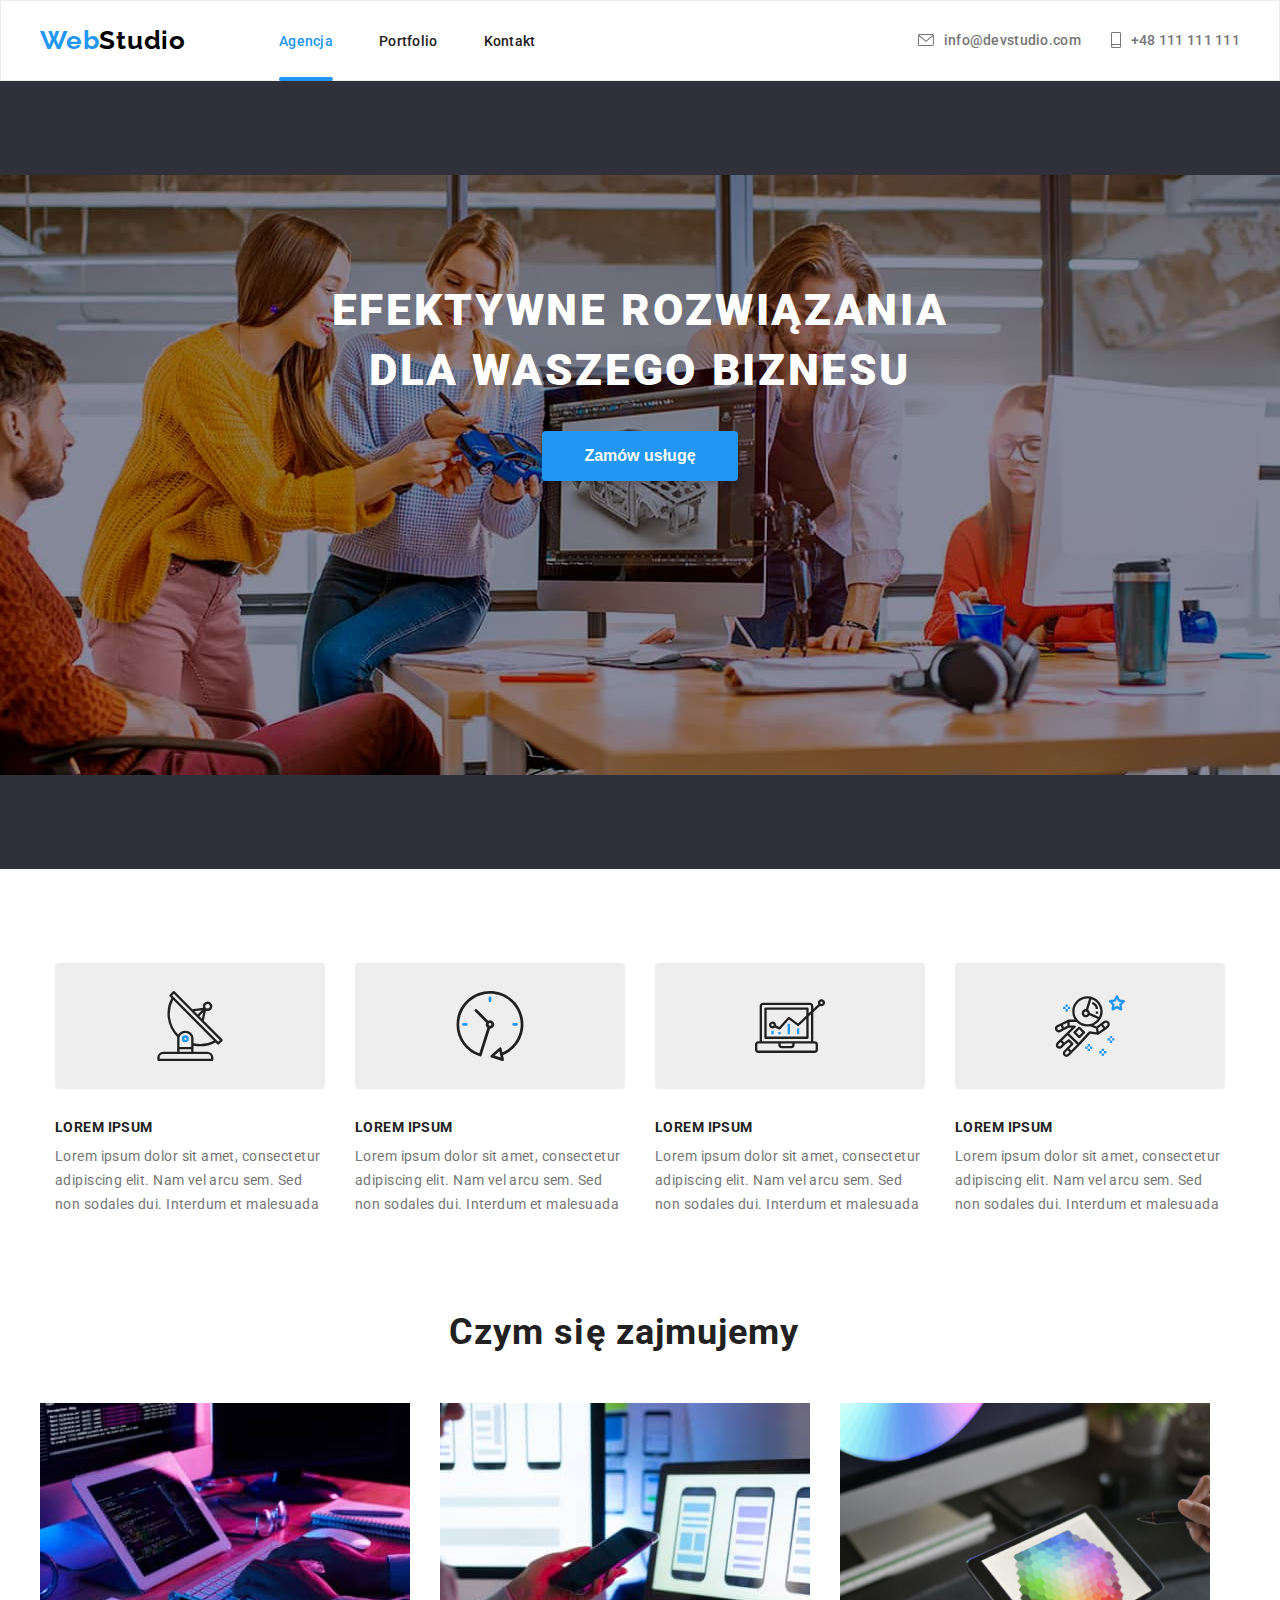
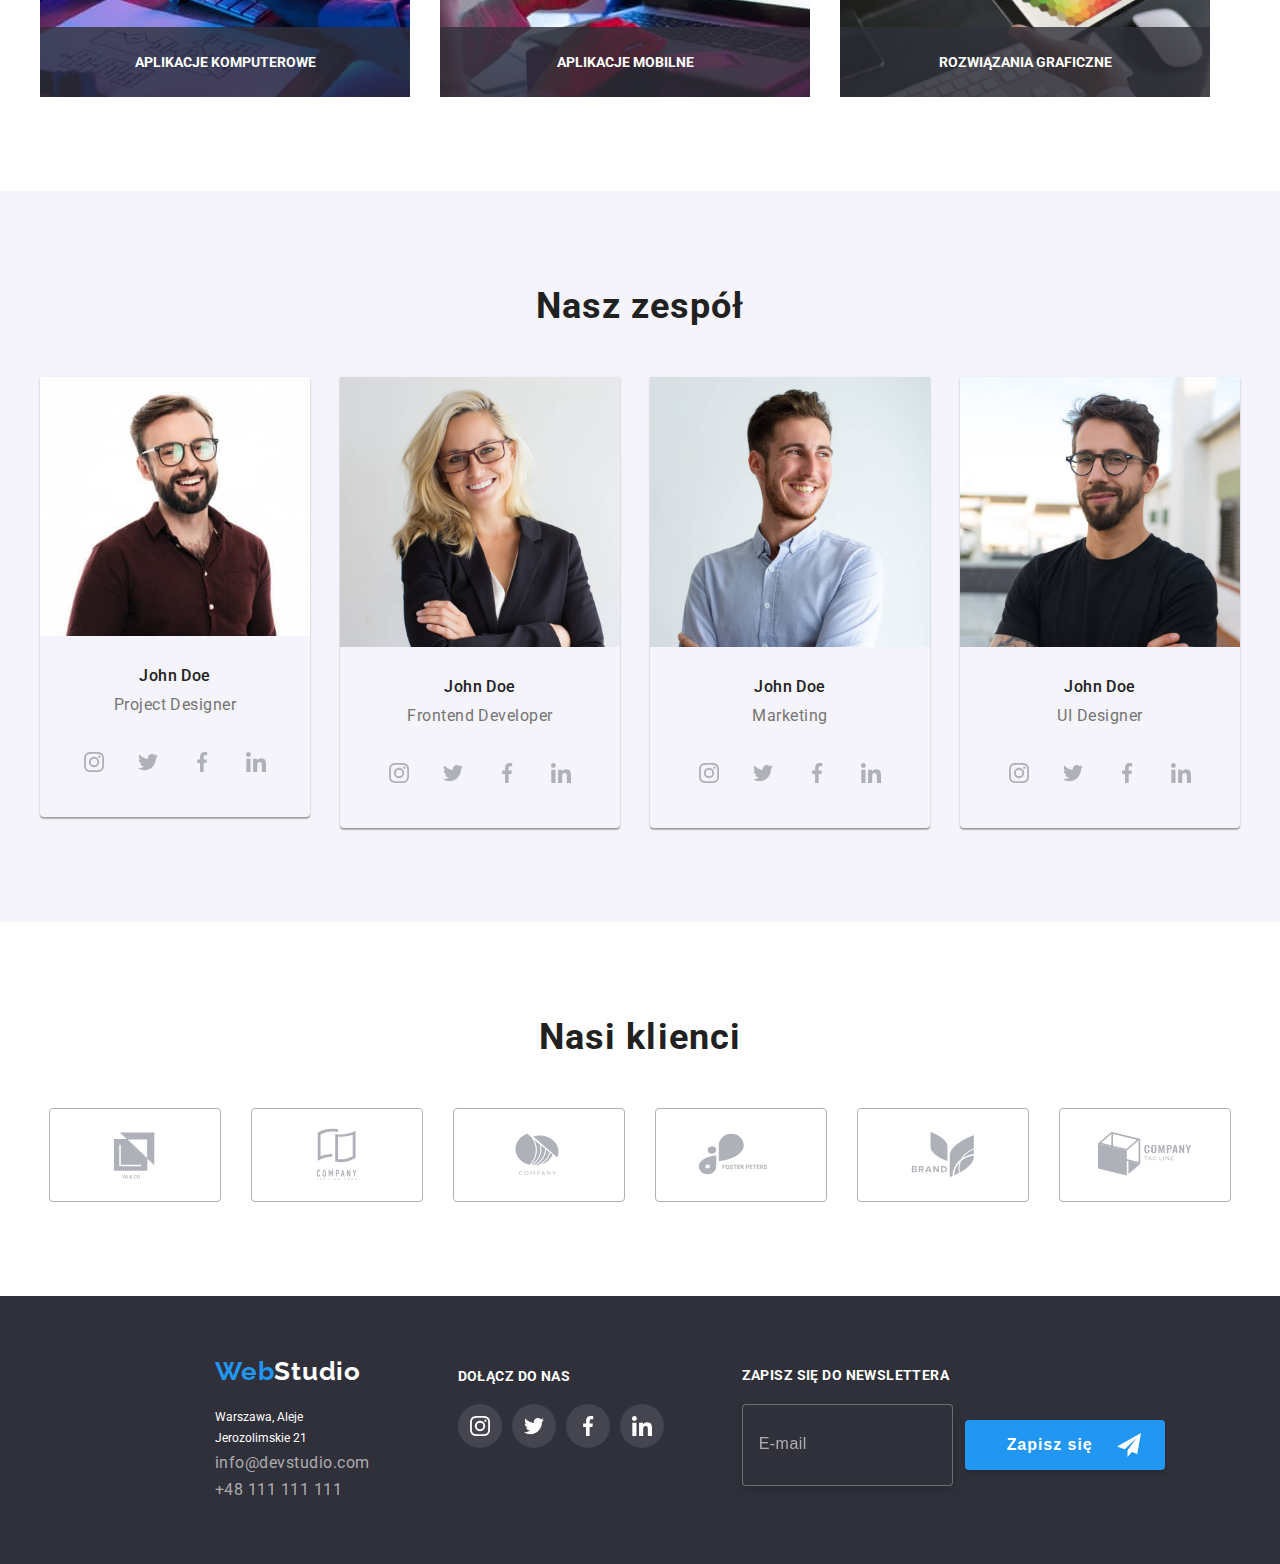
<file: index.html>
<!DOCTYPE html>
<html lang="pl">
  <head>
    <meta charset="UTF-8" />
    <meta http-equiv="X-UA-Compatible" content="IE=edge" />
    <meta name="viewport" content="width=device-width, initial-scale=1.0" />
    <title>Studio</title>
    <link rel="preconnect" href="https://fonts.googleapis.com" />
    <link rel="preconnect" href="https://fonts.gstatic.com" crossorigin />
    <link
      href="https://fonts.googleapis.com/css2?family=Raleway:wght@700&family=Roboto:wght@400;500;700;900&display=swap"
      rel="stylesheet"
    />
    <link
      rel="stylesheet"
      href="https://cdnjs.cloudflare.com/ajax/libs/modern-normalize/1.1.0/modern-normalize.min.css"
      integrity="sha512-wpPYUAdjBVSE4KJnH1VR1HeZfpl1ub8YT/NKx4PuQ5NmX2tKuGu6U/JRp5y+Y8XG2tV+wKQpNHVUX03MfMFn9Q=="
      crossorigin="anonymous"
      referrerpolicy="no-referrer"
    />
    <link href="css/main.min.css" rel="stylesheet" />
  </head>
  <body>
    <header class="header">
      <div class="container header__container">
        <div class="header__navigation">
          <a href="index.html" class="logo">Web<span class="logo__studio--black">Studio</span></a>
          <nav>
            <ul class="header__menu">
              <li><a href="index.html" class="header__item">Agencja</a></li>
              <li>
                <a href="portfolio.html" class="header__item header__item--changing"
                  >Portfolio</a
                >
              </li>
              <li>
                <a href="#" class="header__item header__item--changing">Kontakt</a>
              </li>
            </ul>
          </nav>
        </div>
        <button class="menu__toggle js-open-menu">
          <svg width="24" height="16" class="menu__button">
            <use href="./images/icons.svg#mobile-menu-open"></use>
          </svg>
        </button>
        <div class="contacts">
          <a href="mailto:info@devstudio.com" class="contacts__item"
            ><svg width="16" height="12">
              <use href="images/icons.svg#icon-envelope"></use></svg
            >info@devstudio.com</a
          >
          <a href="tel:48111111111" class="contacts__item">
            <svg width="10" height="16">
              <use href="images/icons.svg#icon-smartphone"></use></svg
            >+48 111 111 111</a
          >
        </div>
      </div>
    </header>
    <main>
      <section class="section hero">
        <div class="container hero__container">
          <h1 class="hero__header">EFEKTYWNE ROZWIĄZANIA <br/> DLA WASZEGO BIZNESU</h1>
          <button type="button" class="hero__button" data-modal-open>Zamów usługę</button>
        </div>
      </section>
      <section class="section">
        <div class="container advantages">
          <ul class="advantages">
            <li>
              <div class="advantages__box">
                <svg width="70" height="70">
                  <use href="images/icons.svg#icon-antenna1"></use>
                </svg>
              </div>
              <h3 class="advantages__header">LOREM IPSUM</h3>
              <p class="advantages__text">
                Lorem ipsum dolor sit amet, consectetur adipiscing elit. Nam vel arcu sem. Sed non
                sodales dui. Interdum et malesuada
              </p>
            </li>
            <li>
              <div class="advantages__box">
                <svg width="70" height="70">
                  <use href="images/icons.svg#icon-clock1"></use>
                </svg>
              </div>
              <h3 class="advantages__header">LOREM IPSUM</h3>
              <p class="advantages__text">
                Lorem ipsum dolor sit amet, consectetur adipiscing elit. Nam vel arcu sem. Sed non
                sodales dui. Interdum et malesuada
              </p>
            </li>
            <li>
              <div class="advantages__box">
                <svg width="70" height="70">
                  <use href="images/icons.svg#icon-diagram1"></use>
                </svg>
              </div>
              <h3 class="advantages__header">LOREM IPSUM</h3>
              <p class="advantages__text">
                Lorem ipsum dolor sit amet, consectetur adipiscing elit. Nam vel arcu sem. Sed non
                sodales dui. Interdum et malesuada
              </p>
            </li>
            <li>
              <div class="advantages__box">
                <svg width="70" height="70">
                  <use href="images/icons.svg#icon-astronaut1"></use>
                </svg>
              </div>
              <h3 class="advantages__header">LOREM IPSUM</h3>
              <p class="advantages__text">
                Lorem ipsum dolor sit amet, consectetur adipiscing elit. Nam vel arcu sem. Sed non
                sodales dui. Interdum et malesuada
              </p>
            </li>
          </ul>
        </div>
      </section>
      <section class="section offer">
        <div class="container">
          <h2 class="offer__title">Czym się zajmujemy</h2>
          <ul class="offer__list">
            <li>
              <img
                src="images/what-we-do-1@1x.jpg"
                alt="man working at a computer"
                srcset="images/what-we-do-1@2x.jpg 2x"
                sizes="370px"
              />
              <p class="offer__description">APLIKACJE KOMPUTEROWE</p>
            </li>
            <li>
              <img
              src="images/what-we-do-2@1x.jpg"
              alt="man working at a computer with a cell phone"
              srcset="images/what-we-do-2@2x.jpg 2x"
                sizes="370px"
              />
              <p class="offer__description">APLIKACJE MOBILNE</p>
            </li>
            <li>
          <img
              src="images/what-we-do-3@1x.jpg"
              alt="man working at a computer with a tablet"
              srcset="images/what-we-do-3@2x.jpg 2x"
                sizes="370px"
              />
              <p class="offer__description">ROZWIĄZANIA GRAFICZNE</p>
            </li>
          </ul>
        </div>
      </section>
      <section class="section team">
        <div class="container">
          <h2 class="team__title">Nasz zespół</h2>
          <ul class="team__list">
            <li>
              <figure class="team__member">
                <img
                  src="images/project-designer@1x.jpg"
                  srcset="images/project-designer@1x.jpg 270w, 
                  images/project-designer@2x.jpg 540w, 
                  images/project-designer-tablet@1x.jpg 354w,
                  images/project-designer-tablet@2x.jpg 708w,
                  images/project-designer-mobile@1x.jpg 450w,
                  images/project-designer-mobile@2x.jpg 900w"
                  sizes="(min-width: 1200px) 270px, (min-width: 768px) 354px, (min-width: 480px) 450px 90vw"
                  alt="staff member - a man with glasses"
                />
                <figcaption class="team__box">
                  <span class="team__name">John Doe</span>
                  <span class="team__job">Project Designer</span>
                  <ul class="social-icons social-icons--team">
                    <li>
                      <a href="#" class="social-icons__item social-icons__item--team">
                        <svg class="social-icon-basic" width="20" height="20">
                          <use href="images/icons.svg#icon-instagram2"></use></svg
                      ></a>
                    </li>
                    <li>
                      <a href="#" class="social-icons__item social-icons__item--team">
                        <svg class="social-icon-basic" width="20" height="20">
                          <use href="images/icons.svg#icon-twitter1"></use></svg
                      ></a>
                    </li>
                    <li>
                      <a href="#" class="social-icons__item social-icons__item--team">
                        <svg class="social-icon-basic" width="20" height="20">
                          <use href="images/icons.svg#icon-facebook1"></use></svg
                      ></a>
                    </li>
                    <li>
                      <a href="#" class="social-icons__item social-icons__item--team">
                        <svg class="social-icon-basic" width="20" height="20">
                          <use href="images/icons.svg#icon-linkedin1"></use></svg
                      ></a>
                    </li>
                  </ul>
                </figcaption>
              </figure>
            </li>
            <li>
              <figure class="team__member">
                <img
                  src="images/frontend-developer@1x.jpg"
                    srcset="images/frontend-developer@1x.jpg 270w, 
                  images/frontend-developer@2x.jpg 540w, 
                  images/frontend-developer-tablet@1x.jpg 354w,
                  images/frontend-developer-tablet@2x.jpg 708w,
                  images/frontend-developer-mobile@1x.jpg 450w,
                  images/frontend-developer-mobile@2x.jpg 900w"
                  sizes="(min-width: 1200px) 270px, (min-width: 768px) 354px, (min-width: 480px) 450px 90vw"
                  alt="staff member - a woman with glasses"
                />
                <figcaption class="team__box">
                  <span class="team__name">John Doe</span>
                  <span class="team__job">Frontend Developer</span>
                  <ul class="social-icons social-icons--team">
                    <li>
                      <a href="#" class="social-icons__item social-icons__item--team">
                        <svg class="social-icon-basic" width="20" height="20">
                          <use href="images/icons.svg#icon-instagram2"></use></svg
                      ></a>
                    </li>
                    <li>
                      <a href="#" class="social-icons__item social-icons__item--team">
                        <svg class="social-icon-basic" width="20" height="20">
                          <use href="images/icons.svg#icon-twitter1"></use></svg
                      ></a>
                    </li>
                    <li>
                      <a href="#" class="social-icons__item social-icons__item--team">
                        <svg class="social-icon-basic" width="20" height="20">
                          <use href="images/icons.svg#icon-facebook1"></use></svg
                      ></a>
                    </li>
                    <li>
                      <a href="#" class="social-icons__item social-icons__item--team">
                        <svg class="social-icon-basic" width="20" height="20">
                          <use href="images/icons.svg#icon-linkedin1"></use></svg
                      ></a>
                    </li>
                  </ul>
                </figcaption>
              </figure>
            </li>
            <li>
              <figure class="team__member">
                <img
                  src="images/marketing@1x.jpg"
                  srcset="images/marketing@1x.jpg 270w, 
                  images/marketing@2x.jpg 540w, 
                  images/marketing-tablet@1x.jpg 354w,
                  images/marketing-tablet@2x.jpg 708w,
                  images/marketing-mobile@1x.jpg 450w,
                  images/marketing-mobile@2x.jpg 900w"
                  sizes="(min-width: 1200px) 270px, (min-width: 768px) 354px, (min-width: 480px) 450px 90vw"
                  alt="staff member - a man without glasses"
                />
                <figcaption class="team__box">
                  <span class="team__name">John Doe</span>
                  <span class="team__job">Marketing</span>
                  <ul class="social-icons social-icons--team">
                    <li>
                      <a href="#" class="social-icons__item social-icons__item--team">
                        <svg class="social-icon-basic" width="20" height="20">
                          <use href="images/icons.svg#icon-instagram2"></use></svg
                      ></a>
                    </li>
                    <li>
                      <a href="#" class="social-icons__item social-icons__item--team">
                        <svg class="social-icon-basic" width="20" height="20">
                          <use href="images/icons.svg#icon-twitter1"></use></svg
                      ></a>
                    </li>
                    <li>
                      <a href="#" class="social-icons__item social-icons__item--team">
                        <svg class="social-icon-basic" width="20" height="20">
                          <use href="images/icons.svg#icon-facebook1"></use></svg
                      ></a>
                    </li>
                    <li>
                      <a href="#" class="social-icons__item social-icons__item--team">
                        <svg class="social-icon-basic" width="20" height="20">
                          <use href="images/icons.svg#icon-linkedin1"></use></svg
                      ></a>
                    </li>
                  </ul>
                </figcaption>
              </figure>
            </li>
            <li>
              <figure class="team__member">
                <img
                  src="images/ui-designer@1x.jpg"
                  srcset="images/ui-designer@1x.jpg 270w, 
                  images/ui-designer@2x.jpg 540w, 
                  images/ui-designer-tablet@1x.jpg 354w,
                  images/ui-designer-tablet@2x.jpg 708w,
                  images/ui-designer-mobile@1x.jpg 450w,
                  images/ui-designer-mobile@2x.jpg 900w"
                  sizes="(min-width: 1200px) 270px, (min-width: 768px) 354px, (min-width: 480px) 450px 90vw"
                  alt="staff member- a second man with glasses"
                />
                <figcaption class="team__box">
                  <span class="team__name">John Doe</span>
                  <span class="team__job">UI Designer</span>
                  <ul class="social-icons social-icons--team">
                    <li>
                      <a href="#" class="social-icons__item social-icons__item--team">
                        <svg class="social-icon-basic" width="20" height="20">
                          <use href="images/icons.svg#icon-instagram2"></use></svg
                      ></a>
                    </li>
                    <li>
                      <a href="#" class="social-icons__item social-icons__item--team">
                        <svg class="social-icon-basic" width="20" height="20">
                          <use href="images/icons.svg#icon-twitter1"></use></svg
                      ></a>
                    </li>
                    <li>
                      <a href="#" class="social-icons__item social-icons__item--team">
                        <svg class="social-icon-basic" width="20" height="20">
                          <use href="images/icons.svg#icon-facebook1"></use></svg
                      ></a>
                    </li>
                    <li>
                      <a href="#" class="social-icons__item social-icons__item--team">
                        <svg class="social-icon-basic" width="20" height="20">
                          <use href="images/icons.svg#icon-linkedin1"></use></svg
                      ></a>
                    </li>
                  </ul>
                </figcaption>
              </figure>
            </li>
          </ul>
        </div>
      </section>
      <section class="section">
        <div class="container">
          <h2 class="clients">Nasi klienci</h2>
          <ul class="clients__list">
            <li>
              <div class="clients__item" tabindex="0">
                <svg width="106" height="60">
                  <use href="images/icons.svg#icon-logo1"></use>
                </svg>
              </div>
            </li>
            <li>
              <div class="clients__item" tabindex="0">
                <svg width="106" height="60">
                  <use href="images/icons.svg#icon-logo2"></use>
                </svg>
              </div>
            </li>
            <li>
              <div class="clients__item" tabindex="0">
                <svg width="106" height="60">
                  <use href="images/icons.svg#icon-logo3"></use>
                </svg>
              </div>
            </li>
            <li>
              <div class="clients__item" tabindex="0">
                <svg width="106" height="60">
                  <use href="images/icons.svg#icon-logo4"></use>
                </svg>
              </div>
            </li>
            <li>
              <div class="clients__item" tabindex="0">
                <svg width="106" height="60">
                  <use href="images/icons.svg#icon-logo5"></use>
                </svg>
              </div>
            </li>
            <li>
              <div class="clients__item" tabindex="0">
                <svg width="106" height="60">
                  <use href="images/icons.svg#icon-logo6"></use>
                </svg>
              </div>
            </li>
          </ul>
        </div>
      </section>
    </main>
    <footer class="page-footer">
      <div class="container page-footer__container">
        <div class="footer-address">
          <a href="index.html" class="logo">Web<span class="logo__studio--white">Studio</span></a>
            <ul class="footer-address__position">
              <li>
                <span class="footer-address__details">Warszawa, Aleje Jerozolimskie 21</span>
              </li>
              <li>
                <a href="mailto:info@devstudio.com" class="footer-address__item"
                  >info@devstudio.com</a
                >
              </li>
              <li><a href="tel:48111111111" class="footer-address__item">+48 111 111 111</a></li>
            </ul>
        </div>
        <div class="footer-join-us">
          <h3 class="footer-join-us__text">DOŁĄCZ DO NAS</h3>
          <ul class="social-icons social-icons--footer">
            <li>
              <a href="#" class="social-icons__item social-icons__item--footer">
                <svg width="20" height="20">
                  <use href="images/icons.svg#icon-instagram2"></use></svg
              ></a>
            </li>
            <li>
              <a href="#" class="social-icons__item social-icons__item--footer">
                <svg width="20" height="20">
                  <use href="images/icons.svg#icon-twitter1"></use></svg
              ></a>
            </li>
            <li>
              <a href="#" class="social-icons__item social-icons__item--footer">
                <svg width="20" height="20">
                  <use href="images/icons.svg#icon-facebook1"></use></svg
              ></a>
            </li>
            <li>
              <a href="#" class="social-icons__item social-icons__item--footer">
                <svg width="20" height="20">
                  <use href="images/icons.svg#icon-linkedin1"></use></svg
              ></a>
            </li>
          </ul>
        </div>
        <div class="footer-newsletter">
          <p class="footer-newsletter__text">ZAPISZ SIĘ DO NEWSLETTERA</p>
          <form name="newsletter-form" class="footer-newsletter__form">
            <label for="mail-newsletter"></label
            ><input
              type="email"
              name="mail-newsletter"
              id="mail-newsletter"
              class="footer-newsletter__suggestion"
              placeholder="E-mail"
              required
            />
            <button type="submit" class="footer-newsletter__button">
              <span>Zapisz się</span>
              <svg width="24" height="24">
                <use href="images/icons.svg#icon-send"></use>
              </svg>
            </button>
          </form>
        </div>
      </div>
    </footer>
    <div class="backdrop is-hidden" data-modal>
      <div class="modal">
        <button type="button" class="modal__button-close" data-modal-close>
          <svg width="11" height="11">
            <use href="images/icons.svg#icon-modal-close"></use>
          </svg>
        </button>
        <p class="modal__text">Zostaw swoje dane w formularzu poniżej</p>
        <form name="order-form">
          <label class="modal__label" for="order-name">Imie</label>
          <div class="modal__label-positioning">
            <input
              type="text"
              name="order-name"
              id="order-name"
              class="modal__label-input"
              required
            />
            <svg width="12" height="12" class="modal__label-icon">
              <use href="images/icons.svg#icon-modal-person"></use>
            </svg>
          </div>
          <label class="modal__label" for="order-telephone">Telefon</label>
          <div class="modal__label-positioning">
            <input
              type="tel"
              name="order-telephone"
              id="order-telephone"
              class="modal__label-input"
              required
              minlength="9"
              maxlength="12" />
              <svg width="13" height="13" class="modal__label-icon">
              <use href="images/icons.svg#icon-modal-phone"></use></svg>
          </div>
          <label class="modal__label" for="order-email">E-mail</label>
          <div class="modal__label-positioning">
            <input
              type="email"
              name="order-email"
              id="order-email"
              class="modal__label-input"
              required/>
              <svg width="15" height="12" class="modal__label-icon">
              <use href="images/icons.svg#icon-modal-email" class="modal-icon"></use>
            </svg>
          </div>
          <label class="modal__label" for="order-comment">Komentarz</label>
          <textarea
            name="order-comment"
            id="order-comment"
            placeholder="Wprowadź tekst"
            class="modal__label-input modal__label-textarea"></textarea>
            <label class="modal__checkbox" for="order-accept">
              <input
              type="checkbox"
              name="order-accept"
              id="order-accept"
              class="modal__checkbox-hide"
              value="accept"
              required/>
            <svg width="16" height="15" class="modal__checkbox-to-check">
              <use href="images/icons.svg#icon-modal-to-check"></use>
            </svg>
            <svg width="16" height="15" class="modal__checkbox-after-check">
              <use href="images/icons.svg#icon-modal-checked"></use></svg>
              <span class="modal__checkbox-text">
              Oświadczam, iż akceptuję <a href="#" class="modal__checkbox-item"> Regulamin </a> i
              <a href="#" class="modal__checkbox-item"> Politykę Prywatności</a></span>
            </label>
          <button type="submit" class="modal__button">Wyślij</button>
        </form>
      </div>
    </div>
    <div class="menu js-menu-container">
      <button class="menu__toggle js-close-menu">
        <svg class="menu__close" width="18" height="18">
          <use href="images/icons.svg#mobile-menu-close"></use>
        </svg>
      </button>
      <div class="menu__container">
        <ul class="menu__nav">
          <li><a href="index.html" class="menu__link">Agencja</a></li>
          <li><a href="portfolio.html" class="menu__link">Portfolio</a></li>
          <li><a href="index.html" class="menu__link">Kontakt</a></li>
        </ul>
        <div class="menu__nav">
          <a href="tel:+48111111111" class="menu__phone"> +48 111 111 111 </a>
          <a href="mailto:info@devstudio.com" class="menu__email"> info@devstudio.com </a>
          <ul class="menu__social">
            <li><a class="menu__social__link" href="#">Instagram</a></li>
            <li><a class="menu__social__link" href="#">Twitter</a></li>
            <li><a class="menu__social__link" href="#">Facebook</a></li>
            <li><a class="menu__social__link" href="#">Linkedln</a></li>
          </ul>
        </div>
      </div>
    </div>
    <script defer src="./js/mobile-menu.js"></script>
    <script src="js/modal.js"></script>
  </body>
</html>
</file>
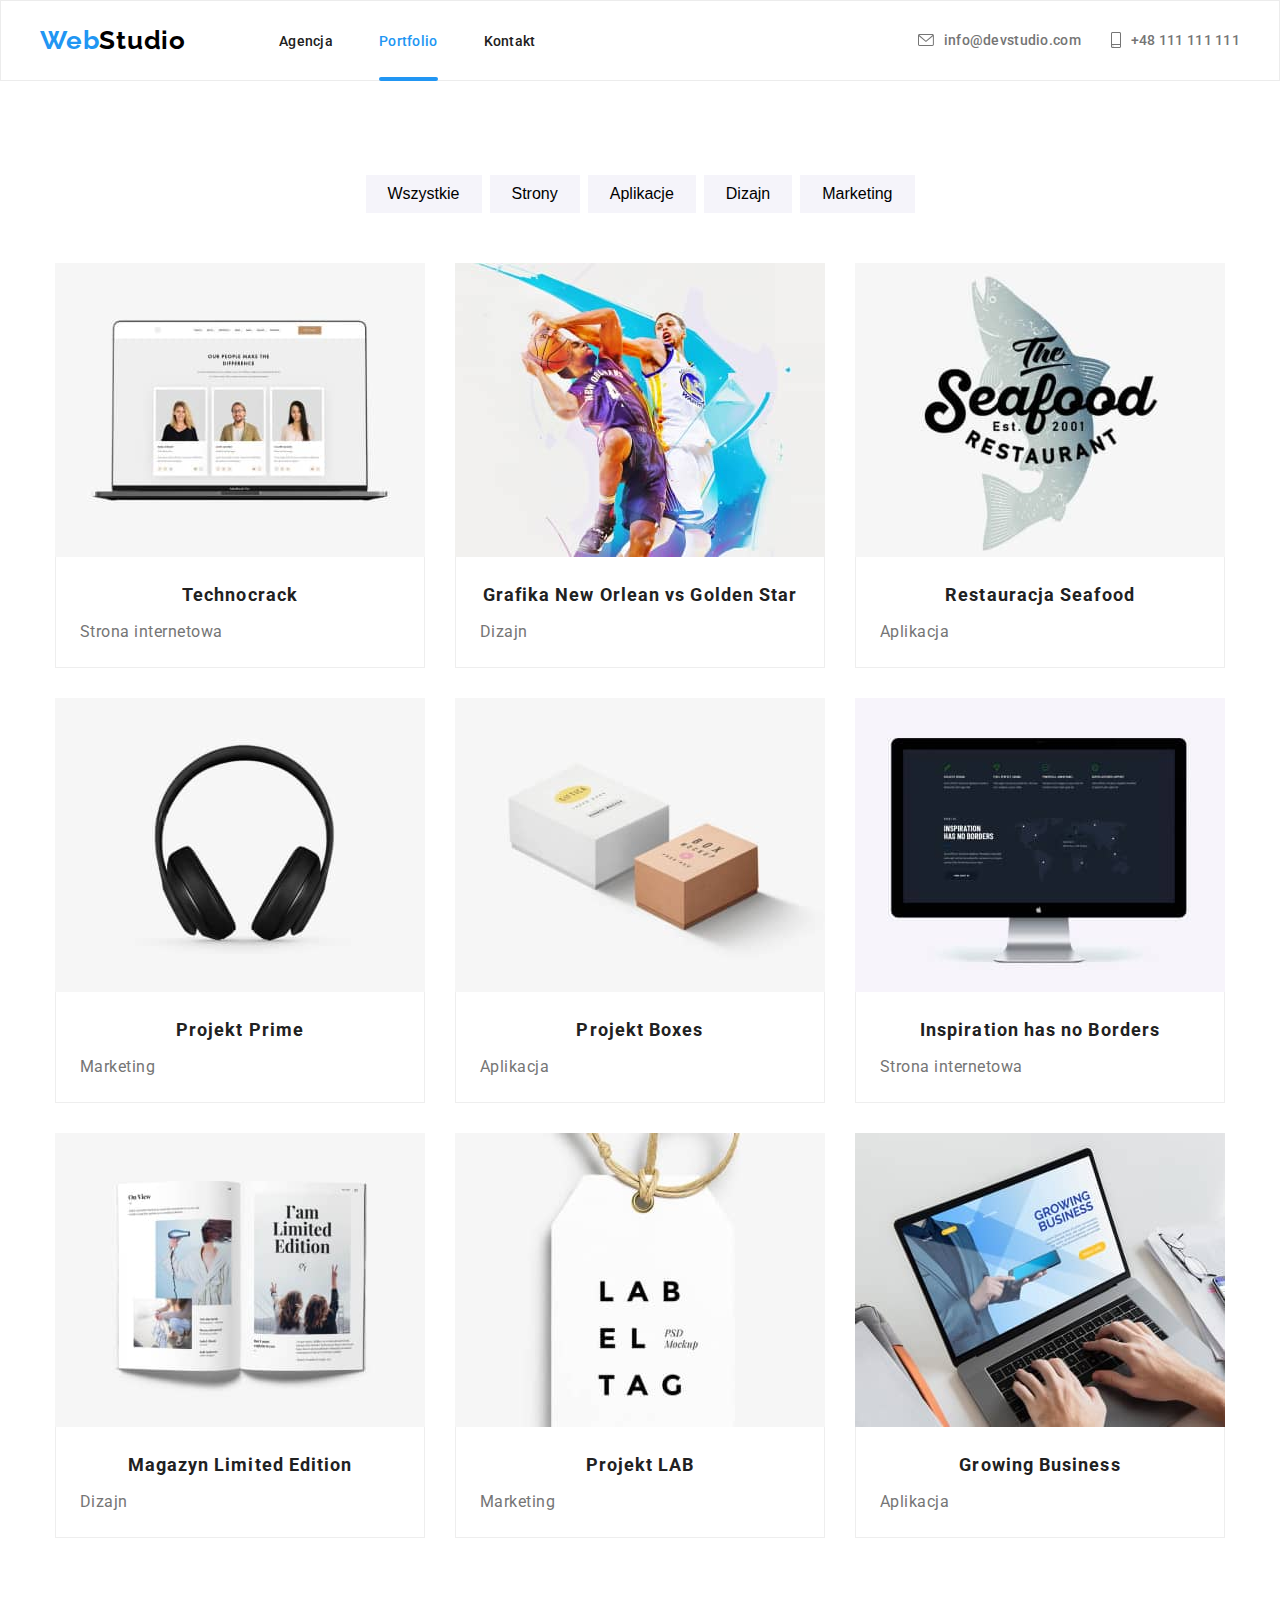
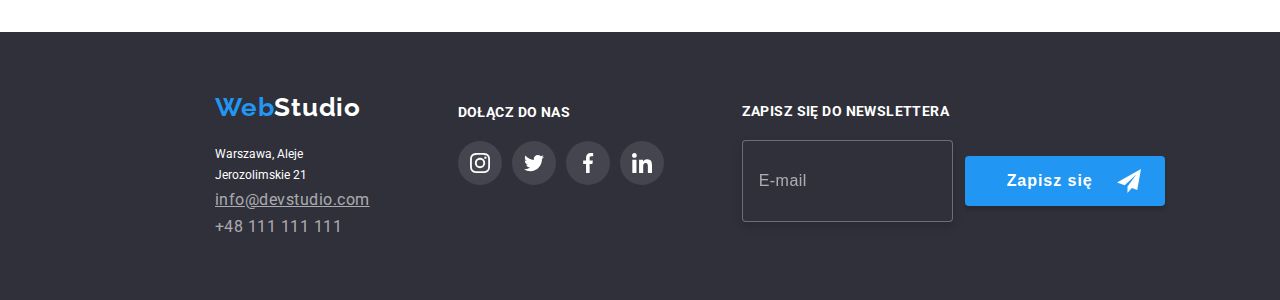
<file: portfolio.html>
<!DOCTYPE html>
<html lang="pl">
  <head>
    <meta charset="UTF-8" />
    <meta http-equiv="X-UA-Compatible" content="IE=edge" />
    <meta name="viewport" content="width=device-width, initial-scale=1.0" />
    <title>Portfolio</title>
    <link rel="preconnect" href="https://fonts.googleapis.com" />
    <link rel="preconnect" href="https://fonts.gstatic.com" crossorigin />
    <link
      href="https://fonts.googleapis.com/css2?family=Raleway:wght@700&family=Roboto:wght@400;500;700;900&display=swap"
      rel="stylesheet"
    />
    <link
      rel="stylesheet"
      href="https://cdnjs.cloudflare.com/ajax/libs/modern-normalize/1.1.0/modern-normalize.min.css"
      integrity="sha512-wpPYUAdjBVSE4KJnH1VR1HeZfpl1ub8YT/NKx4PuQ5NmX2tKuGu6U/JRp5y+Y8XG2tV+wKQpNHVUX03MfMFn9Q=="
      crossorigin="anonymous"
      referrerpolicy="no-referrer"
    />
    <link href="css/main.min.css" rel="stylesheet" />
  </head>
  <body>
    <header class="header">
      <div class="container header__container">
        <div class="header__navigation">
          <a href="index.html" class="logo">Web<span class="logo__studio--black">Studio</span></a>
          <nav>
            <ul class="header__menu">
              <li><a href="index.html" class="header__item header__item--changing">Agencja</a></li>
              <li>
                <a href="portfolio.html" class="header__item"
                  >Portfolio</a
                >
              </li>
              <li>
                <a href="#" class="header__item header__item--changing">Kontakt</a>
              </li>
            </ul>
          </nav>
        </div>
        <button class="menu__toggle js-open-menu">
          <svg width="24" height="16" class="menu__button">
            <use href="./images/icons.svg#mobile-menu-open"></use>
          </svg>
        </button>
        <div class="contacts">
          <a href="mailto:info@devstudio.com" class="contacts__item"
            ><svg width="16" height="12">
              <use href="images/icons.svg#icon-envelope"></use></svg
            >info@devstudio.com</a
          >
          <a href="tel:48111111111" class="contacts__item">
            <svg width="10" height="16">
              <use href="images/icons.svg#icon-smartphone"></use></svg
            >+48 111 111 111</a
          >
        </div>
      </div>
    </header>
    <main class="portfolio">
      <div class="container">
        <ul class="portfolio__filters">
          <li>
            <button type="button" class="portfolio__button">Wszystkie</button>
          </li>
          <li>
            <button type="button" class="portfolio__button">Strony</button>
          </li>
          <li>
            <button type="button" class="portfolio__button">Aplikacje</button>
          </li>
          <li>
            <button type="button" class="portfolio__button">Dizajn</button>
          </li>
          <li>
            <button type="button" class="portfolio__button">Marketing</button>
          </li>
        </ul>
      </div>
      <div class="container">
        <ul class="portfolio__products">
          <li class="product">
            <figure>
              <div class="product__showcase">
                <img
                  src="images/portfolio1@1x.jpg"
                  srcset="images/portfolio1@1x.jpg 370w, 
                  images/portfolio1@2x.jpg 740w, 
                  images/portfolio1-tablet@1x.jpg 354w,
                  images/portfolio1-tablet@2x.jpg 708w,
                  images/portfolio1-mobile@1x.jpg 450w,
                  images/portfolio1-mobile@2x.jpg 900w"
                  sizes="(min-width: 1200px) 370px, (min-width: 768px) 354px, (min-width: 480px) 450px 90vw"
                  alt="working computer with 3 people on desktop"
                />
                <div class="product__showcase-active">
                  <p class="product__showcase-description">
                    Technocrack jest popularną platformą wykorzystywaną do rozpowszechniania
                    koronawirusa. Firmy wykorzystują tę platformę do celów szpiegowskich i ataków na
                    niezabezpieczone serwery konkurencji.
                  </p>
                </div>
              </div>
              <figcaption class="product__layout">
                <span class="product__name">Technocrack</span>
                <span class="product__description">Strona internetowa</span>
              </figcaption>
            </figure>
          </li>
          <li class="product">
            <figure>
              <div class="product__showcase">
                <img
                src="images/portfolio2@1x.jpg"
                srcset="images/portfolio2@1x.jpg 370w, 
                images/portfolio2@2x.jpg 740w, 
                images/portfolio2-tablet@1x.jpg 354w,
                images/portfolio2-tablet@2x.jpg 708w,
                images/portfolio2-mobile@1x.jpg 450w,
                images/portfolio2-mobile@2x.jpg 900w"
                sizes="(min-width: 1200px) 370px, (min-width: 768px) 354px, (min-width: 480px) 450px 90vw"
                  alt="cover with two NBA players"
                />
                <div class="product__showcase-active">
                  <p class="product__showcase-description">
                    Technocrack jest popularną platformą wykorzystywaną do rozpowszechniania
                    koronawirusa. Firmy wykorzystują tę platformę do celów szpiegowskich i ataków na
                    niezabezpieczone serwery konkurencji.
                  </p>
                </div>
              </div>
              <figcaption class="product__layout">
                <span class="product__name">Grafika New Orlean vs Golden Star</span>
                <span class="product__description">Dizajn</span>
              </figcaption>
            </figure>
          </li>
          <li class="product">
            <figure>
              <div class="product__showcase">
                <img
                src="images/portfolio3@1x.jpg"
                srcset="images/portfolio3@1x.jpg 370w, 
                images/portfolio3@2x.jpg 740w, 
                images/portfolio3-tablet@1x.jpg 354w,
                images/portfolio3-tablet@2x.jpg 708w,
                images/portfolio3-mobile@1x.jpg 450w,
                images/portfolio3-mobile@2x.jpg 900w"
                sizes="(min-width: 1200px) 370px, (min-width: 768px) 354px, (min-width: 480px) 450px 90vw"
                  alt="logo of a restaurant with sea food"
                />
                <div class="product__showcase-active">
                  <p class="product__showcase-description">
                    Technocrack jest popularną platformą wykorzystywaną do rozpowszechniania
                    koronawirusa. Firmy wykorzystują tę platformę do celów szpiegowskich i ataków na
                    niezabezpieczone serwery konkurencji.
                  </p>
                </div>
              </div>
              <figcaption class="product__layout">
                <span class="product__name">Restauracja Seafood</span>
                <span class="product__description">Aplikacja</span>
              </figcaption>
            </figure>
          </li>
          <li class="product">
            <figure>
              <div class="product__showcase">
                <img
                src="images/portfolio4@1x.jpg"
                srcset="images/portfolio4@1x.jpg 370w, 
                images/portfolio4@2x.jpg 740w, 
                images/portfolio4-tablet@1x.jpg 354w,
                images/portfolio4-tablet@2x.jpg 708w,
                images/portfolio4-mobile@1x.jpg 450w,
                images/portfolio4-mobile@2x.jpg 900w"
                sizes="(min-width: 1200px) 370px, (min-width: 768px) 354px, (min-width: 480px) 450px 90vw"
                  alt="black headphones"
                />
                <div class="product__showcase-active">
                  <p class="product__showcase-description">
                    Technocrack jest popularną platformą wykorzystywaną do rozpowszechniania
                    koronawirusa. Firmy wykorzystują tę platformę do celów szpiegowskich i ataków na
                    niezabezpieczone serwery konkurencji.
                  </p>
                </div>
              </div>
              <figcaption class="product__layout">
                <span class="product__name">Projekt Prime</span>
                <span class="product__description">Marketing</span>
              </figcaption>
            </figure>
          </li>
          <li class="product">
            <figure>
              <div class="product__showcase">
                <img
                src="images/portfolio5@1x.jpg"
                srcset="images/portfolio5@1x.jpg 370w, 
                images/portfolio5@2x.jpg 740w, 
                images/portfolio5-tablet@1x.jpg 354w,
                images/portfolio5-tablet@2x.jpg 708w,
                images/portfolio5-mobile@1x.jpg 450w,
                images/portfolio5-mobile@2x.jpg 900w"
                sizes="(min-width: 1200px) 370px, (min-width: 768px) 354px, (min-width: 480px) 450px 90vw"
                  alt="two boxes with printed designs"
                />
                <div class="product__showcase-active">
                  <p class="product__showcase-description">
                    Technocrack jest popularną platformą wykorzystywaną do rozpowszechniania
                    koronawirusa. Firmy wykorzystują tę platformę do celów szpiegowskich i ataków na
                    niezabezpieczone serwery konkurencji.
                  </p>
                </div>
              </div>
              <figcaption class="product__layout">
                <span class="product__name">Projekt Boxes</span>
                <span class="product__description">Aplikacja</span>
              </figcaption>
            </figure>
          </li>
          <li class="product">
            <figure>
              <div class="product__showcase">
                <img
                src="images/portfolio6@1x.jpg"
                srcset="images/portfolio6@1x.jpg 370w, 
                images/portfolio6@2x.jpg 740w, 
                images/portfolio6-tablet@1x.jpg 354w,
                images/portfolio6-tablet@2x.jpg 708w,
                images/portfolio6-mobile@1x.jpg 450w,
                images/portfolio6-mobile@2x.jpg 900w"
                sizes="(min-width: 1200px) 370px, (min-width: 768px) 354px, (min-width: 480px) 450px 90vw"
                  alt="freestanding screen with black desktop"
                />
                <div class="product__showcase-active">
                  <p class="product__showcase-description">
                    Technocrack jest popularną platformą wykorzystywaną do rozpowszechniania
                    koronawirusa. Firmy wykorzystują tę platformę do celów szpiegowskich i ataków na
                    niezabezpieczone serwery konkurencji.
                  </p>
                </div>
              </div>
              <figcaption class="product__layout">
                <span class="product__name">Inspiration has no Borders</span>
                <span class="product__description">Strona internetowa</span>
              </figcaption>
            </figure>
          </li>
          <li class="product">
            <figure>
              <div class="product__showcase">
                <img
                src="images/portfolio7@1x.jpg"
                srcset="images/portfolio7@1x.jpg 370w, 
                images/portfolio7@2x.jpg 740w, 
                images/portfolio7-tablet@1x.jpg 354w,
                images/portfolio7-tablet@2x.jpg 708w,
                images/portfolio7-mobile@1x.jpg 450w,
                images/portfolio7-mobile@2x.jpg 900w"
                sizes="(min-width: 1200px) 370px, (min-width: 768px) 354px, (min-width: 480px) 450px 90vw"
                  alt="open lifestyle magazine"
                />
                <div class="product__showcase-active">
                  <p class="product__showcase-description">
                    Technocrack jest popularną platformą wykorzystywaną do rozpowszechniania
                    koronawirusa. Firmy wykorzystują tę platformę do celów szpiegowskich i ataków na
                    niezabezpieczone serwery konkurencji.
                  </p>
                </div>
              </div>
              <figcaption class="product__layout">
                <span class="product__name">Magazyn Limited Edition</span>
                <span class="product__description">Dizajn</span>
              </figcaption>
            </figure>
          </li>
          <li class="product">
            <figure>
              <div class="product__showcase">
                <img
                src="images/portfolio8@1x.jpg"
                srcset="images/portfolio8@1x.jpg 370w, 
                images/portfolio8@2x.jpg 740w, 
                images/portfolio8-tablet@1x.jpg 354w,
                images/portfolio8-tablet@2x.jpg 708w,
                images/portfolio8-mobile@1x.jpg 450w,
                images/portfolio8-mobile@2x.jpg 900w"
                sizes="(min-width: 1200px) 370px, (min-width: 768px) 354px, (min-width: 480px) 450px 90vw"
                  alt="one white label"
                />
                <div class="product__showcase-active">
                  <p class="product__showcase-description">
                    Technocrack jest popularną platformą wykorzystywaną do rozpowszechniania
                    koronawirusa. Firmy wykorzystują tę platformę do celów szpiegowskich i ataków na
                    niezabezpieczone serwery konkurencji.
                  </p>
                </div>
              </div>
              <figcaption class="product__layout">
                <span class="product__name">Projekt LAB</span>
                <span class="product__description">Marketing</span>
              </figcaption>
            </figure>
          </li>
          <li class="product">
            <figure>
              <div class="product__showcase">
                <img
                src="images/portfolio9@1x.jpg"
                srcset="images/portfolio9@1x.jpg 370w, 
                images/portfolio9@2x.jpg 740w, 
                images/portfolio9-tablet@1x.jpg 354w,
                images/portfolio9-tablet@2x.jpg 708w,
                images/portfolio9-mobile@1x.jpg 450w,
                images/portfolio9-mobile@2x.jpg 900w"
                sizes="(min-width: 1200px) 370px, (min-width: 768px) 354px, (min-width: 480px) 450px 90vw"
                  alt="application open on a laptop"
                />
                <div class="product__showcase-active">
                  <p class="product__showcase-description">
                    Technocrack jest popularną platformą wykorzystywaną do rozpowszechniania
                    koronawirusa. Firmy wykorzystują tę platformę do celów szpiegowskich i ataków na
                    niezabezpieczone serwery konkurencji.
                  </p>
                </div>
              </div>
              <figcaption class="product__layout">
                <span class="product__name">Growing Business</span>
                <span class="product__description">Aplikacja</span>
              </figcaption>
            </figure>
          </li>
        </ul>
      </div>
    </main>
    <footer class="page-footer">
      <div class="container page-footer__container">
        <div class="footer-address">
          <a href="index.html" class="logo">Web<span class="logo__studio--white">Studio</span></a>
          <address>
            <ul class="footer-address__position">
              <li>
                <span class="footer-address__details">Warszawa, Aleje Jerozolimskie 21</span>
              </li>
              <li>
                <a
                  href="mailto:info@devstudio.com"
                  class="footer-address__item footer-address__item--underline"
                  >info@devstudio.com</a
                >
              </li>
              <li><a href="tel:48111111111" class="footer-address__item">+48 111 111 111</a></li>
            </ul>
          </address>
        </div>
        <div class="footer-join-us">
          <h3 class="footer-join-us__text">DOŁĄCZ DO NAS</h3>
          <ul class="social-icons social-icons--footer">
            <li>
              <a href="#" class="social-icons__item social-icons__item--footer">
                <svg width="20" height="20">
                  <use href="images/icons.svg#icon-instagram2"></use></svg
              ></a>
            </li>
            <li>
              <a href="#" class="social-icons__item social-icons__item--footer">
                <svg width="20" height="20">
                  <use href="images/icons.svg#icon-twitter1"></use></svg
              ></a>
            </li>
            <li>
              <a href="#" class="social-icons__item social-icons__item--footer">
                <svg width="20" height="20">
                  <use href="images/icons.svg#icon-facebook1"></use></svg
              ></a>
            </li>
            <li>
              <a href="#" class="social-icons__item social-icons__item--footer">
                <svg width="20" height="20">
                  <use href="images/icons.svg#icon-linkedin1"></use></svg
              ></a>
            </li>
          </ul>
        </div>
        <div class="footer-newsletter">
          <p class="footer-newsletter__text">ZAPISZ SIĘ DO NEWSLETTERA</p>
          <form name="newsletter-form" class="footer-newsletter__form">
            <label for="mail-newsletter"></label
            ><input
              type="email"
              name="mail-newsletter"
              id="mail-newsletter"
              class="footer-newsletter__suggestion"
              placeholder="E-mail"
              required
            />
            <button type="submit" class="footer-newsletter__button">
              <span>Zapisz się</span>
              <svg width="24" height="24">
                <use href="images/icons.svg#icon-send"></use>
              </svg>
            </button>
          </form>
        </div>
      </div>
    </footer>
    <div class="menu js-menu-container">
      <button class="menu__toggle js-close-menu">
        <svg class="menu__close" width="18" height="18">
          <use href="images/icons.svg#mobile-menu-close"></use>
        </svg>
      </button>
      <div class="menu__container">
        <ul class="menu__nav">
          <li><a href="index.html" class="menu__link">Agencja</a></li>
          <li><a href="portfolio.html" class="menu__link">Portfolio</a></li>
          <li><a href="index.html" class="menu__link">Kontakt</a></li>
        </ul>
        <div class="menu__nav">
          <a href="tel:+48111111111" class="menu__phone"> +48 111 111 111 </a>
          <a href="mailto:info@devstudio.com" class="menu__email"> info@devstudio.com </a>
          <ul class="menu__social">
            <li><a class="menu__social__link" href="#">Instagram</a></li>
            <li><a class="menu__social__link" href="#">Twitter</a></li>
            <li><a class="menu__social__link" href="#">Facebook</a></li>
            <li><a class="menu__social__link" href="#">Linkedln</a></li>
          </ul>
        </div>
      </div>
    </div>
    <script defer src="./js/mobile-menu.js"></script>
  </body>
</html>
</file>
<file: css/main.min.css>
*{margin:0;padding:0}ul,li{list-style:none}img{display:block;max-width:100%;height:auto}body{font-family:Roboto,sans-serif;color:#212121}.section{padding:60px 0}@media screen and (min-width: 1200px){.section{padding:94px 0}}.container{max-width:480px;min-width:320px;width:100%;padding:0 15px;margin:0 auto}@media screen and (min-width: 769px){.container{max-width:768px}}@media screen and (min-width: 1200px){.container{max-width:1200px}}.header{border:1px solid #ececec;padding:16px 0}@media screen and (min-width: 768px){.header{padding:18px 14px}}@media screen and (min-width: 1200px){.header{padding:24px 0 25px}}.header__container{display:-webkit-box;display:-ms-flexbox;display:flex;-webkit-box-pack:justify;-ms-flex-pack:justify;justify-content:space-between;-webkit-box-align:center;-ms-flex-align:center;align-items:center}.header__navigation{display:-webkit-box;display:-ms-flexbox;display:flex;-webkit-box-pack:justify;-ms-flex-pack:justify;justify-content:space-between;-webkit-box-align:center;-ms-flex-align:center;align-items:center;gap:83px}@media screen and (min-width: 1200px){.header__navigation{gap:93px}}.header__menu{display:none}@media screen and (min-width: 768px){.header__menu{display:-webkit-box;display:-ms-flexbox;display:flex;gap:60px}}@media screen and (min-width: 1200px){.header__menu{gap:46px}}.header__item{position:relative;color:#2196f3;text-decoration:none;letter-spacing:.02em;font-weight:500;font-size:14px}.header__item::after{position:absolute;display:block;content:"";width:100%;height:4px;border-radius:2px;top:43px;background-color:#2196f3}@media screen and (min-width: 1200px){.header__item::after{top:44px}}.header__item--changing{color:#212121;-webkit-transition-property:color;transition-property:color;-webkit-transition-duration:250ms;transition-duration:250ms;-webkit-transition-timing-function:cubic-bezier(0.4, 0, 0.2, 1);transition-timing-function:cubic-bezier(0.4, 0, 0.2, 1)}.header__item--changing:hover,.header__item--changing:focus{color:#2196f3}.header__item--changing:hover::after,.header__item--changing:focus::after{visibility:visible;color:#2196f3}.header__item--changing::after{visibility:hidden;-webkit-transition-property:visibility;transition-property:visibility;-webkit-transition-duration:250ms;transition-duration:250ms;-webkit-transition-timing-function:cubic-bezier(0.4, 0, 0.2, 1);transition-timing-function:cubic-bezier(0.4, 0, 0.2, 1)}.logo{font-weight:700;font-family:Raleway,sans-serif;color:#2196f3;text-decoration:none;letter-spacing:.03em;line-height:1.16;font-size:24px}@media screen and (min-width: 1200px){.logo{font-size:26px}}.logo__studio--black{color:#000}.logo__studio--white{color:#fff}.menu{position:fixed;display:none;opacity:0;top:0;left:0;height:100vh;width:100vw;padding:40px;background-color:#fff;-webkit-transform:translateX(-100%);transform:translateX(-100%);-webkit-transition-property:-webkit-transform;transition-property:-webkit-transform;transition-property:transform;transition-property:transform, -webkit-transform;-webkit-transition-duration:250ms;transition-duration:250ms;-webkit-transition-timing-function:cubic-bezier(0.4, 0, 0.2, 1);transition-timing-function:cubic-bezier(0.4, 0, 0.2, 1)}.menu__button{-webkit-box-align:end;-ms-flex-align:end;align-items:flex-end;fill:currentColor;-webkit-transition-property:fill;transition-property:fill;-webkit-transition-duration:250ms;transition-duration:250ms;-webkit-transition-timing-function:cubic-bezier(0.4, 0, 0.2, 1);transition-timing-function:cubic-bezier(0.4, 0, 0.2, 1)}.menu__toggle{background:none;border:none;cursor:pointer;color:#000;-webkit-transition-property:color;transition-property:color;-webkit-transition-duration:250ms;transition-duration:250ms;-webkit-transition-timing-function:cubic-bezier(0.4, 0, 0.2, 1);transition-timing-function:cubic-bezier(0.4, 0, 0.2, 1);display:block}.menu__toggle:hover{color:#2196f3}@media screen and (min-width: 768px){.menu__toggle{display:none}}.menu .menu__toggle{position:absolute;top:16px;right:16px}.menu__close{fill:currentColor;display:inline-block;vertical-align:middle}.menu__nav{display:-webkit-box;display:-ms-flexbox;display:flex;-webkit-box-orient:vertical;-webkit-box-direction:normal;-ms-flex-direction:column;flex-direction:column;gap:32px}.menu__link{color:#212121;letter-spacing:.02em;font-size:40px;line-height:1.175;-webkit-transition-property:color;transition-property:color;text-decoration:none;-webkit-transition-duration:250ms;transition-duration:250ms;-webkit-transition-timing-function:cubic-bezier(0.4, 0, 0.2, 1);transition-timing-function:cubic-bezier(0.4, 0, 0.2, 1)}.menu__link:hover,.menu__link:focus{color:#2196f3}.menu__phone{color:#2196f3;text-decoration:none;font-size:34px;max-width:100vw;margin-bottom:32px}.menu__social *{border-right:1px solid rgba(33,33,33,.2);margin-right:10px;display:inline-block}.menu__social__link{color:#2196f3;letter-spacing:.02em;font-size:18px;line-height:1.22;text-decoration:none}.menu__social :last-child{border:none;margin:none;padding:none}.menu__email{font-size:24px;color:#757575;letter-spacing:.02em;line-height:1.16;text-decoration:none;margin-bottom:64px}.menu__container{height:100%;display:-webkit-box;display:-ms-flexbox;display:flex;-webkit-box-pack:justify;-ms-flex-pack:justify;justify-content:space-between;-webkit-box-orient:vertical;-webkit-box-direction:normal;-ms-flex-direction:column;flex-direction:column}.menu.is-open{-webkit-transition-property:-webkit-transform;transition-property:-webkit-transform;transition-property:transform;transition-property:transform, -webkit-transform;-webkit-transition-duration:250ms;transition-duration:250ms;-webkit-transition-timing-function:cubic-bezier(0.4, 0, 0.2, 1);transition-timing-function:cubic-bezier(0.4, 0, 0.2, 1);-webkit-transform:translateX(0);transform:translateX(0);opacity:1;display:block}.contacts{display:none}@media screen and (min-width: 768px){.contacts{display:-webkit-box;display:-ms-flexbox;display:flex;-webkit-box-orient:vertical;-webkit-box-direction:normal;-ms-flex-direction:column;flex-direction:column;gap:10px}}@media screen and (min-width: 1200px){.contacts{-webkit-box-orient:horizontal;-webkit-box-direction:normal;-ms-flex-direction:row;flex-direction:row;gap:30px}}.contacts__item{color:#757575;fill:#757575;letter-spacing:.02em;font-weight:500;font-size:14px;text-decoration:none;display:-webkit-box;display:-ms-flexbox;display:flex;gap:10px;-webkit-box-align:center;-ms-flex-align:center;align-items:center;-webkit-transition-property:color,fill;transition-property:color,fill;-webkit-transition-duration:250ms;transition-duration:250ms;-webkit-transition-timing-function:cubic-bezier(0.4, 0, 0.2, 1);transition-timing-function:cubic-bezier(0.4, 0, 0.2, 1)}.contacts__item:hover,.contacts__item:focus{color:#2196f3;fill:#2196f3}.hero{background-color:#2f303a;color:#fff;background-image:url("../images/photo-hero-mobile@1x.jpg"),-webkit-gradient(linear, left top, left bottom, color-stop(40%, #2f303a), to(#2f303a));background-image:url("../images/photo-hero-mobile@1x.jpg"),linear-gradient(to bottom, #2f303a 40%, #2f303a);background-repeat:no-repeat;height:400px;background-size:480px;background-position:center}@media(min-device-pixel-ratio: 2),(-webkit-min-device-pixel-ratio: 2),(min-resolution: 192dpi),(min-resolution: 2dppx){.hero .hero{background-image:-webkit-gradient(linear, left top, left bottom, color-stop(40%, #2f303a), to(#2f303a)),url("../images/photo-hero-mobile@2x.jpg");background-image:linear-gradient(to bottom, #2f303a 40%, #2f303a),url("../images/photo-hero-mobile@2x.jpg")}}@media screen and (min-width: 768px){.hero{background-image:url("../images/photo-hero-tablet@1x.jpg"),-webkit-gradient(linear, left top, left bottom, color-stop(40%, #2f303a), to(#2f303a));background-image:url("../images/photo-hero-tablet@1x.jpg"),linear-gradient(to bottom, #2f303a 40%, #2f303a);background-size:768px}}@media screen and (min-width: 768px)and (min-device-pixel-ratio: 2),screen and (min-width: 768px)and (-webkit-min-device-pixel-ratio: 2),screen and (min-width: 768px)and (min-resolution: 192dpi),screen and (min-width: 768px)and (min-resolution: 2dppx){.hero .hero{background-image:-webkit-gradient(linear, left top, left bottom, color-stop(40%, #2f303a), to(#2f303a)),url("../images/photo-hero-tablet@2x.jpg");background-image:linear-gradient(to bottom, #2f303a 40%, #2f303a),url("../images/photo-hero-tablet@2x.jpg")}}@media screen and (min-width: 1200px){.hero{background-image:url("../images/photo-hero@1x.jpg"),-webkit-gradient(linear, left top, left bottom, color-stop(40%, #2f303a), to(#2f303a));background-image:url("../images/photo-hero@1x.jpg"),linear-gradient(to bottom, #2f303a 40%, #2f303a);background-size:1600px;height:600px;background-position:center}}@media screen and (min-width: 1200px)and (min-device-pixel-ratio: 2),screen and (min-width: 1200px)and (-webkit-min-device-pixel-ratio: 2),screen and (min-width: 1200px)and (min-resolution: 192dpi),screen and (min-width: 1200px)and (min-resolution: 2dppx){.hero .hero{background-image:-webkit-gradient(linear, left top, left bottom, color-stop(40%, #2f303a), to(#2f303a)),url("../images/photo-hero@2x.jpg");background-image:linear-gradient(to bottom, #2f303a 40%, #2f303a),url("../images/photo-hero@2x.jpg")}}.hero__container{display:-webkit-box;display:-ms-flexbox;display:flex;-webkit-box-orient:vertical;-webkit-box-direction:normal;-ms-flex-direction:column;flex-direction:column;-webkit-box-align:center;-ms-flex-align:center;align-items:center}.hero__header{display:-webkit-box;display:-ms-flexbox;display:flex;-webkit-box-pack:center;-ms-flex-pack:center;justify-content:center;font-weight:900;text-align:center;letter-spacing:.06em;margin:58px 0 30px;font-size:26px;line-height:1.61}@media screen and (min-width: 1200px){.hero__header{margin:106px 0 30px;font-size:44px;line-height:1.36}}.hero__button{background-color:#2196f3;color:#fff;font-size:16px;font-weight:700;cursor:pointer;border:none;text-align:center;-webkit-box-shadow:0px 4px 4px rgba(0,0,0,.15);box-shadow:0px 4px 4px rgba(0,0,0,.15);border-radius:4px;line-height:1.86;padding:10px 42px;max-width:200px;margin-bottom:58px}@media screen and (min-width: 1200px){.hero__button{margin-bottom:106px;display:block}}.advantages{gap:30px;display:-webkit-box;display:-ms-flexbox;display:flex;-webkit-box-orient:vertical;-webkit-box-direction:normal;-ms-flex-direction:column;flex-direction:column;-webkit-box-align:center;-ms-flex-align:center;align-items:center;-ms-flex-wrap:wrap;flex-wrap:wrap}@media screen and (min-width: 768px){.advantages{-webkit-box-orient:horizontal;-webkit-box-direction:normal;-ms-flex-direction:row;flex-direction:row;-ms-flex-wrap:wrap;flex-wrap:wrap;-webkit-box-pack:center;-ms-flex-pack:center;justify-content:center}}@media screen and (min-width: 1200px){.advantages{-ms-flex-wrap:nowrap;flex-wrap:nowrap}}.advantages__box{background-color:#eee;border:#eee solid;border-radius:4px;padding:25px 0;display:-webkit-box;display:-ms-flexbox;display:flex;-webkit-box-pack:center;-ms-flex-pack:center;justify-content:center;max-width:450px}@media screen and (min-width: 768px){.advantages__box{max-width:354px;-webkit-box-pack:center;-ms-flex-pack:center;justify-content:center}}@media screen and (min-width: 1200px){.advantages__box{max-width:270px}}.advantages__header{color:#212121;font-size:14px;letter-spacing:.03em;font-weight:700;padding-top:30px;max-width:450px}@media screen and (min-width: 768px){.advantages__header{max-width:354px}}@media screen and (min-width: 1200px){.advantages__header{max-width:270px}}.advantages__text{padding:10px 0 0;color:#757575;font-size:14px;letter-spacing:.03em;line-height:1.71;max-width:450px}@media screen and (min-width: 768px){.advantages__text{max-width:354px}}@media screen and (min-width: 1200px){.advantages__text{max-width:270px}}.offer{display:none}@media screen and (min-width: 1200px){.offer{display:block;margin-top:-94px}.offer__title{color:#212121;font-size:36px;letter-spacing:.03em;display:-webkit-box;display:-ms-flexbox;display:flex;list-style:none;margin-bottom:50px;margin-left:409px;text-align:center}.offer__list{gap:30px;display:-webkit-box;display:-ms-flexbox;display:flex;position:relative}.offer__description{background-color:rgba(47,48,58,.8);color:#fff;font-size:14px;font-weight:700;text-align:center;padding:27px 0;width:370px;position:absolute;bottom:0}}.team{background-color:#f5f4fa}.team__title{color:#212121;letter-spacing:.03em;font-size:28px;display:-webkit-box;display:-ms-flexbox;display:flex;-webkit-box-pack:center;-ms-flex-pack:center;justify-content:center;margin-bottom:30px}@media screen and (min-width: 1200px){.team__title{font-size:36px;margin-bottom:50px}}.team__list{display:-webkit-box;display:-ms-flexbox;display:flex;-webkit-box-orient:vertical;-webkit-box-direction:normal;-ms-flex-direction:column;flex-direction:column;-ms-flex-wrap:nowrap;flex-wrap:nowrap;gap:30px}@media screen and (min-width: 768px){.team__list{-webkit-box-orient:horizontal;-webkit-box-direction:normal;-ms-flex-direction:row;flex-direction:row}}@media screen and (min-width: 768px){.team__list{-ms-flex-wrap:wrap;flex-wrap:wrap;-webkit-box-pack:center;-ms-flex-pack:center;justify-content:center}}@media screen and (min-width: 1200px){.team__list{-ms-flex-wrap:nowrap;flex-wrap:nowrap}}.team__member{display:-webkit-box;display:-ms-flexbox;display:flex;-webkit-box-orient:vertical;-webkit-box-direction:normal;-ms-flex-direction:column;flex-direction:column;-webkit-box-align:center;-ms-flex-align:center;align-items:center;gap:30px;padding-bottom:30px;-webkit-box-shadow:0px 1px 3px rgba(0,0,0,.12),0px 1px 1px rgba(0,0,0,.14),0px 2px 1px rgba(0,0,0,.2);box-shadow:0px 1px 3px rgba(0,0,0,.12),0px 1px 1px rgba(0,0,0,.14),0px 2px 1px rgba(0,0,0,.2);border-radius:0px 0px 4px 4px}.team__box{gap:10px;-webkit-box-orient:vertical;-webkit-box-direction:normal;-ms-flex-direction:column;flex-direction:column;-webkit-box-align:center;-ms-flex-align:center;align-items:center;display:-webkit-box;display:-ms-flexbox;display:flex;margin-bottom:3px}.team__name{color:#212121;font-weight:500;font-size:16px;text-align:center;letter-spacing:.03em}.team__job{color:#757575;font-weight:400;font-size:16px;text-align:center;letter-spacing:.03em}.social-icons{display:-webkit-box;display:-ms-flexbox;display:flex;gap:10px}.social-icons--team{margin-top:16px;padding:0 32px}.social-icons--footer{margin-top:20px}.social-icons__item{padding:12px;border-radius:50%;font-size:0px;display:-webkit-box;display:-ms-flexbox;display:flex;-webkit-transition-property:background-color,color;transition-property:background-color,color;-webkit-transition-duration:250ms;transition-duration:250ms;-webkit-transition-timing-function:cubic-bezier(0.4, 0, 0.2, 1);transition-timing-function:cubic-bezier(0.4, 0, 0.2, 1)}.social-icons__item:hover,.social-icons__item:focus{background-color:#2196f3;color:#fff}.social-icons__item--team{color:#afb1b8;fill:currentColor}.social-icons__item--footer{background-color:rgba(255,255,255,.1);fill:#fff}.clients{color:#212121;letter-spacing:.03em;text-align:center;list-style:none;font-size:28px;margin-bottom:30px}@media screen and (min-width: 1200px){.clients{font-size:36px;margin-bottom:50px}}.clients__list{display:-webkit-box;display:-ms-flexbox;display:flex;gap:30px;-ms-flex-wrap:wrap;flex-wrap:wrap;-webkit-box-align:center;-ms-flex-align:center;align-items:center;-webkit-box-pack:center;-ms-flex-pack:center;justify-content:center}@media screen and (min-width: 1200px){.clients__list{-ms-flex-wrap:nowrap;flex-wrap:nowrap}}.clients__item{display:-webkit-box;display:-ms-flexbox;display:flex;padding:16px 51px;border:1px solid #afb1b8;border-radius:4px;fill:#afb1b8;-webkit-transition-property:color,fill,border,border-radius;transition-property:color,fill,border,border-radius;-webkit-transition-duration:250ms;transition-duration:250ms;-webkit-transition-timing-function:cubic-bezier(0.4, 0, 0.2, 1);transition-timing-function:cubic-bezier(0.4, 0, 0.2, 1)}@media screen and (min-width: 768px){.clients__item{padding:16px 59px}}@media screen and (min-width: 1200px){.clients__item{padding:16px 32px}}.clients__item:hover,.clients__item:focus{border:1px solid #2196f3;border-radius:4px;fill:#2196f3;cursor:pointer}.page-footer{background-color:#2f303a;padding:0}@media screen and (min-width: 1200px){.page-footer{padding:0 200px}}.page-footer__container{display:-webkit-box;display:-ms-flexbox;display:flex;-webkit-box-orient:vertical;-webkit-box-direction:normal;-ms-flex-direction:column;flex-direction:column;-ms-flex-wrap:wrap;flex-wrap:wrap}@media screen and (min-width: 768px){.page-footer__container{-webkit-box-orient:horizontal;-webkit-box-direction:normal;-ms-flex-direction:row;flex-direction:row;-ms-flex-wrap:wrap;flex-wrap:wrap}}@media screen and (min-width: 1200px){.page-footer__container{-ms-flex-wrap:nowrap;flex-wrap:nowrap}}.footer-address{padding-top:60px;display:-webkit-box;display:-ms-flexbox;display:flex;-webkit-box-orient:vertical;-webkit-box-direction:normal;-ms-flex-direction:column;flex-direction:column;-webkit-box-align:center;-ms-flex-align:center;align-items:center}@media screen and (min-width: 768px){.footer-address{padding-left:100px}}@media screen and (min-width: 1200px){.footer-address{-webkit-box-align:start;-ms-flex-align:start;align-items:flex-start;padding-left:0;padding-right:78px}}.footer-address__position{margin:0;list-style:none;padding:0;display:-webkit-box;display:-ms-flexbox;display:flex;-webkit-box-orient:vertical;-webkit-box-direction:normal;-ms-flex-direction:column;flex-direction:column;-webkit-box-align:center;-ms-flex-align:center;align-items:center}@media screen and (min-width: 1200px){.footer-address__position{-webkit-box-align:start;-ms-flex-align:start;align-items:flex-start}}.footer-address__position :first-child{padding-top:20px}.footer-address__position :last-child{padding-bottom:60px}.footer-address__details{font-size:14px;line-height:1.71;color:#fff;padding:0;text-decoration:none;font-style:normal}@media screen and (min-width: 1200px){.footer-address__details{font-size:12px}}.footer-address__item{text-decoration:none;color:rgba(255,255,255,.6);letter-spacing:.03em;font-size:14x;line-height:1.71;font-style:normal;-webkit-transition-property:color;transition-property:color;-webkit-transition-duration:250ms;transition-duration:250ms;-webkit-transition-timing-function:cubic-bezier(0.4, 0, 0.2, 1);transition-timing-function:cubic-bezier(0.4, 0, 0.2, 1)}@media screen and (min-width: 1200px){.footer-address__item{font-size:12x}}.footer-address__item:hover,.footer-address__item:focus{color:#2196f3}.footer-address__item--underline{text-decoration:underline}.footer-join-us{padding-top:0;display:-webkit-box;display:-ms-flexbox;display:flex;-webkit-box-orient:vertical;-webkit-box-direction:normal;-ms-flex-direction:column;flex-direction:column;-webkit-box-align:center;-ms-flex-align:center;align-items:center}@media screen and (min-width: 768px){.footer-join-us{padding-top:65px;padding-left:115px}}@media screen and (min-width: 1200px){.footer-join-us{padding-top:72px;padding-left:10px;-webkit-box-align:start;-ms-flex-align:start;align-items:flex-start}}.footer-join-us__text{color:#fff;font-size:14px;letter-spacing:.03em;font-weight:700;line-height:1.17}.footer-newsletter{padding-left:0;padding-top:60px;display:-webkit-box;display:-ms-flexbox;display:flex;-webkit-box-orient:vertical;-webkit-box-direction:normal;-ms-flex-direction:column;flex-direction:column;-webkit-box-align:center;-ms-flex-align:center;align-items:center}@media screen and (min-width: 768px){.footer-newsletter{padding-top:0;padding-bottom:40px;padding-left:250px}}@media screen and (min-width: 1200px){.footer-newsletter{padding-top:72px;padding-left:78px;-webkit-box-align:start;-ms-flex-align:start;align-items:flex-start}}.footer-newsletter__text{font-weight:700;font-size:14px;line-height:1.14;letter-spacing:.03em;color:#fff;margin-bottom:20px}.footer-newsletter__form{display:-webkit-box;display:-ms-flexbox;display:flex;-webkit-box-pack:center;-ms-flex-pack:center;justify-content:center;-webkit-box-align:center;-ms-flex-align:center;align-items:center;-webkit-box-orient:vertical;-webkit-box-direction:normal;-ms-flex-direction:column;flex-direction:column}@media screen and (min-width: 1200px){.footer-newsletter__form{-webkit-box-orient:horizontal;-webkit-box-direction:normal;-ms-flex-direction:row;flex-direction:row}}.footer-newsletter__suggestion{max-width:450px;height:50px;border:1px solid rgba(255,255,255,.3);-webkit-filter:drop-shadow(0px 4px 4px rgba(0, 0, 0, 0.15));filter:drop-shadow(0px 4px 4px rgba(0, 0, 0, 0.15));border-radius:4px;color:#fff;background-color:#2f303a;padding:15px 16px;outline:0;-webkit-transition-property:border;transition-property:border;-webkit-transition-duration:250ms;transition-duration:250ms;-webkit-transition-timing-function:cubic-bezier(0.4, 0, 0.2, 1);transition-timing-function:cubic-bezier(0.4, 0, 0.2, 1)}@media screen and (min-width: 1200px){.footer-newsletter__suggestion{max-width:358px}}.footer-newsletter__suggestion:focus{border:1px solid #2196f3}.footer-newsletter__suggestion::-webkit-input-placeholder{font-weight:400;font-size:16px;line-height:1.14;letter-spacing:.03em;color:rgba(255,255,255,.6)}.footer-newsletter__suggestion::-moz-placeholder{font-weight:400;font-size:16px;line-height:1.14;letter-spacing:.03em;color:rgba(255,255,255,.6)}.footer-newsletter__suggestion:-ms-input-placeholder{font-weight:400;font-size:16px;line-height:1.14;letter-spacing:.03em;color:rgba(255,255,255,.6)}.footer-newsletter__suggestion::-ms-input-placeholder{font-weight:400;font-size:16px;line-height:1.14;letter-spacing:.03em;color:rgba(255,255,255,.6)}.footer-newsletter__suggestion::placeholder{font-weight:400;font-size:16px;line-height:1.14;letter-spacing:.03em;color:rgba(255,255,255,.6)}.footer-newsletter__button{width:200px;height:50px;margin-top:20px;margin-bottom:60px;margin-left:12px;fill:currentColor;line-height:1.88;letter-spacing:.06em;display:-webkit-box;display:-ms-flexbox;display:flex;-webkit-box-align:center;-ms-flex-align:center;align-items:center;padding-left:42px;gap:24px;background-color:#2196f3;color:#fff;font-size:16px;font-weight:700;cursor:pointer;border:none;text-align:center;-webkit-box-shadow:0px 4px 4px rgba(0,0,0,.15);box-shadow:0px 4px 4px rgba(0,0,0,.15);border-radius:4px}@media screen and (min-width: 1200px){.footer-newsletter__button{margin-top:0;margin-bottom:0}}.portfolio{padding:60px 0}@media screen and (min-width: 1200px){.portfolio{padding:94px 0}}.portfolio__filters{margin-bottom:50px;row-gap:8px;-webkit-column-gap:15px;-moz-column-gap:15px;column-gap:15px;-webkit-box-align:center;-ms-flex-align:center;align-items:center;-ms-flex-line-pack:start;align-content:flex-start;display:-webkit-box;display:-ms-flexbox;display:flex;-ms-flex-wrap:wrap;flex-wrap:wrap;-webkit-box-pack:start;-ms-flex-pack:start;justify-content:flex-start}@media screen and (min-width: 768px){.portfolio__filters{gap:8px}}@media screen and (min-width: 768px){.portfolio__filters{-webkit-box-align:center;-ms-flex-align:center;align-items:center;-ms-flex-wrap:nowrap;flex-wrap:nowrap;-webkit-box-pack:center;-ms-flex-pack:center;justify-content:center}}@media screen and (min-width: 1200px){.portfolio__filters{-ms-flex-wrap:nowrap;flex-wrap:nowrap}}.portfolio__button{background-color:#f5f4fa;font-size:16px;font-weight:500;line-height:1.63;text-align:center;cursor:pointer;border:none;padding:6px 22px;-webkit-transition-property:color,background-color,border-radius,-webkit-box-shadow;transition-property:color,background-color,border-radius,-webkit-box-shadow;transition-property:color,background-color,box-shadow,border-radius;transition-property:color,background-color,box-shadow,border-radius,-webkit-box-shadow;-webkit-transition-duration:250ms;transition-duration:250ms;-webkit-transition-timing-function:cubic-bezier(0.4, 0, 0.2, 1);transition-timing-function:cubic-bezier(0.4, 0, 0.2, 1)}.portfolio__button:hover,.portfolio__button:focus{background-color:#2196f3;color:#fff;-webkit-box-shadow:0px 3px 1px rgba(0,0,0,.1),0px 1px 2px rgba(0,0,0,.08),0px 2px 2px rgba(0,0,0,.12);box-shadow:0px 3px 1px rgba(0,0,0,.1),0px 1px 2px rgba(0,0,0,.08),0px 2px 2px rgba(0,0,0,.12);border-radius:4px}.portfolio__products{display:-webkit-box;display:-ms-flexbox;display:flex;-ms-flex-wrap:wrap;flex-wrap:wrap;row-gap:30px;-webkit-column-gap:30px;-moz-column-gap:30px;column-gap:30px;-webkit-box-pack:start;-ms-flex-pack:start;justify-content:flex-start;-webkit-box-pack:center;-ms-flex-pack:center;justify-content:center;-webkit-box-align:center;-ms-flex-align:center;align-items:center}@media screen and (min-width: 768px){.portfolio__products{row-gap:15px;-webkit-column-gap:15px;-moz-column-gap:15px;column-gap:15px}}@media screen and (min-width: 1200px){.portfolio__products{row-gap:30px;-webkit-column-gap:30px;-moz-column-gap:30px;column-gap:30px}}.product{-webkit-transition-property:-webkit-box-shadow;transition-property:-webkit-box-shadow;transition-property:box-shadow;transition-property:box-shadow, -webkit-box-shadow;-webkit-transition-duration:250ms;transition-duration:250ms;-webkit-transition-timing-function:cubic-bezier(0.4, 0, 0.2, 1);transition-timing-function:cubic-bezier(0.4, 0, 0.2, 1)}.product:hover{-webkit-box-shadow:0px 1px 1px rgba(0,0,0,.12),0px 4px 4px rgba(0,0,0,.06),1px 4px 6px rgba(0,0,0,.16);box-shadow:0px 1px 1px rgba(0,0,0,.12),0px 4px 4px rgba(0,0,0,.06),1px 4px 6px rgba(0,0,0,.16);cursor:pointer}.product__showcase{position:relative;overflow:hidden}.product__showcase-active{position:absolute;top:0;left:0;width:100%;height:101%;background-color:rgba(33,150,243,.9);-webkit-transform:translateY(100%);transform:translateY(100%);-webkit-transition-property:-webkit-transform;transition-property:-webkit-transform;transition-property:transform;transition-property:transform, -webkit-transform;-webkit-transition-duration:250ms;transition-duration:250ms;-webkit-transition-timing-function:cubic-bezier(0.4, 0, 0.2, 1);transition-timing-function:cubic-bezier(0.4, 0, 0.2, 1)}.product:hover .product__showcase-active{-webkit-transform:translateY(0);transform:translateY(0)}.product__showcase-description{color:#fff;font-size:18px;line-height:1.5;letter-spacing:.03em;margin:77px 24px}@media screen and (min-width: 768px){.product__showcase-description{margin:49px 24px}}@media screen and (min-width: 1200px){.product__showcase-description{margin:49px 40px 24px}}.product__layout{display:-webkit-box;display:-ms-flexbox;display:flex;-webkit-box-orient:vertical;-webkit-box-direction:normal;-ms-flex-direction:column;flex-direction:column;gap:4px;padding:20px 24px;border:1px solid #eee;border-top:none}.product__name{color:#212121;font-size:18px;line-height:2;letter-spacing:.06em;font-weight:700;display:-webkit-box;display:-ms-flexbox;display:flex;-webkit-box-pack:center;-ms-flex-pack:center;justify-content:center}.product__description{color:#757575;font-size:16px;line-height:1.88;letter-spacing:.03em;font-weight:400}.is-hidden{opacity:0;visibility:hidden;pointer-events:none;-webkit-transition-property:visibility,opacity;transition-property:visibility,opacity;-webkit-transition-duration:250ms;transition-duration:250ms;-webkit-transition-timing-function:ease-in-out;transition-timing-function:ease-in-out}.backdrop{position:fixed;top:0;left:0;width:100%;height:100%;background-color:rgba(0,0,0,.2)}.modal{padding:40px;position:absolute;text-align:center;top:50%;left:50%;width:calc(100vw - 30px);max-width:450px;min-height:581px;background-color:#fff;-webkit-box-shadow:0px 1px 3px rgba(0,0,0,.12),0px 1px 1px rgba(0,0,0,.14),0px 2px 1px rgba(0,0,0,.2);box-shadow:0px 1px 3px rgba(0,0,0,.12),0px 1px 1px rgba(0,0,0,.14),0px 2px 1px rgba(0,0,0,.2);border-radius:4 4px;-webkit-transform:translate(-50%, -50%) scale(1);transform:translate(-50%, -50%) scale(1);-webkit-transition-property:-webkit-transform;transition-property:-webkit-transform;transition-property:transform;transition-property:transform, -webkit-transform;-webkit-transition-duration:250ms;transition-duration:250ms;-webkit-transition-timing-function:ease-in-out;transition-timing-function:ease-in-out}@media screen and (min-width: 1200px){.modal{max-width:528px}}.backdrop.is-hidden .modal{-webkit-transform:translate(-50%, -50%) scale(0);transform:translate(-50%, -50%) scale(0)}.modal__button-close{position:absolute;top:8px;right:8px;width:30px;height:30px;background-color:#fff;border:1px solid rgba(0,0,0,.1);border-radius:50%;cursor:pointer;display:-webkit-box;display:-ms-flexbox;display:flex;-webkit-box-pack:center;-ms-flex-pack:center;justify-content:center;-webkit-box-align:center;-ms-flex-align:center;align-items:center;fill:currentColor;-webkit-transition-property:fill;transition-property:fill;-webkit-transition-duration:250ms;transition-duration:250ms;-webkit-transition-timing-function:cubic-bezier(0.4, 0, 0.2, 1);transition-timing-function:cubic-bezier(0.4, 0, 0.2, 1)}.modal__button-close:hover,.modal__button-close :focus{fill:#2196f3}@media screen and (min-width: 1200px){.modal__button-close:hover,.modal__button-close :focus{fill:currentColor}}.modal__text{font-weight:700;font-size:20px;line-height:1.17;margin-top:40px;margin-bottom:12px;text-align:center;color:#212121}.modal__label{display:block;text-align:start;font-size:12px;color:#757575;font-weight:400;line-height:1.17;letter-spacing:.01em}.modal__label-positioning{display:block;position:relative;margin-top:4px;margin-bottom:10px}.modal__label-icon{position:absolute;top:14px;left:13px;-webkit-transition-property:fill;transition-property:fill;-webkit-transition-duration:250ms;transition-duration:250ms;-webkit-transition-timing-function:cubic-bezier(0.4, 0, 0.2, 1);transition-timing-function:cubic-bezier(0.4, 0, 0.2, 1)}.modal__label-input{display:block;-webkit-box-align:center;-ms-flex-align:center;align-items:center;width:100%;max-width:370px;height:40px;border:1px solid rgba(33,33,33,.2);border-radius:4px;margin-top:4px;padding:12px 42px;color:#000;outline:none;-webkit-transition-property:border;transition-property:border;-webkit-transition-duration:250ms;transition-duration:250ms;-webkit-transition-timing-function:cubic-bezier(0.4, 0, 0.2, 1);transition-timing-function:cubic-bezier(0.4, 0, 0.2, 1)}@media screen and (min-width: 1200px){.modal__label-input{max-width:448px}}.modal__label-input:focus{border:1px solid #2196f3}.modal__label-input:hover+svg,.modal__label-input:focus+svg{fill:#2196f3}.modal__label-textarea{height:120px;resize:none;padding:12px 16px;font-size:12px;color:rgba(117,117,117,.5);margin-bottom:20px;-webkit-transition-property:border;transition-property:border;-webkit-transition-duration:250ms;transition-duration:250ms;-webkit-transition-timing-function:cubic-bezier(0.4, 0, 0.2, 1);transition-timing-function:cubic-bezier(0.4, 0, 0.2, 1)}.modal__label-textarea:focus{border:1px solid #2196f3}.modal__checkbox{position:relative;font-size:12px;line-height:1.16;color:#757575;letter-spacing:.03em}@media screen and (min-width: 1200px){.modal__checkbox{font-size:14px;line-height:1.71}}.modal__checkbox-to-check{fill:#000;position:absolute;left:-2px;top:-1px}@media screen and (min-width: 768px){.modal__checkbox-to-check{left:-5px;top:-1px}}@media screen and (min-width: 1200px){.modal__checkbox-to-check{left:-10px;top:1px}}.modal__checkbox-after-check{fill:#fff;background-color:#2196f3;border:1px solid #2196f3;border-radius:2px;outline:#2196f3;position:absolute;left:-2px;top:-1px;opacity:0}@media screen and (min-width: 768px){.modal__checkbox-after-check{left:-5px;top:-1px}}@media screen and (min-width: 1200px){.modal__checkbox-after-check{left:-10px;top:1px}}.modal__checkbox-hide{display:-webkit-inline-box;display:-ms-inline-flexbox;display:inline-flex;opacity:0}.modal__checkbox-hide:checked+.modal__checkbox-to-check{opacity:0}.modal__checkbox-hide:checked~.modal__checkbox-after-check{opacity:1}.modal__checkbox-text{text-align:center;font-size:12px}@media screen and (min-width: 1200px){.modal__checkbox-text{font-size:14px;line-height:1,71;margin-top:0}}.modal__checkbox-item{color:#2196f3}.modal__button{width:100%;max-width:200px;height:50px;background-color:#2196f3;-webkit-box-shadow:0px 4px 4px rgba(0,0,0,.15);box-shadow:0px 4px 4px rgba(0,0,0,.15);border-radius:4px;color:#fff;font-weight:700;line-height:2;font-size:16px;cursor:pointer;border:none;margin:30px auto 0 auto;display:block}/*# sourceMappingURL=main.min.css.map */
</file>
